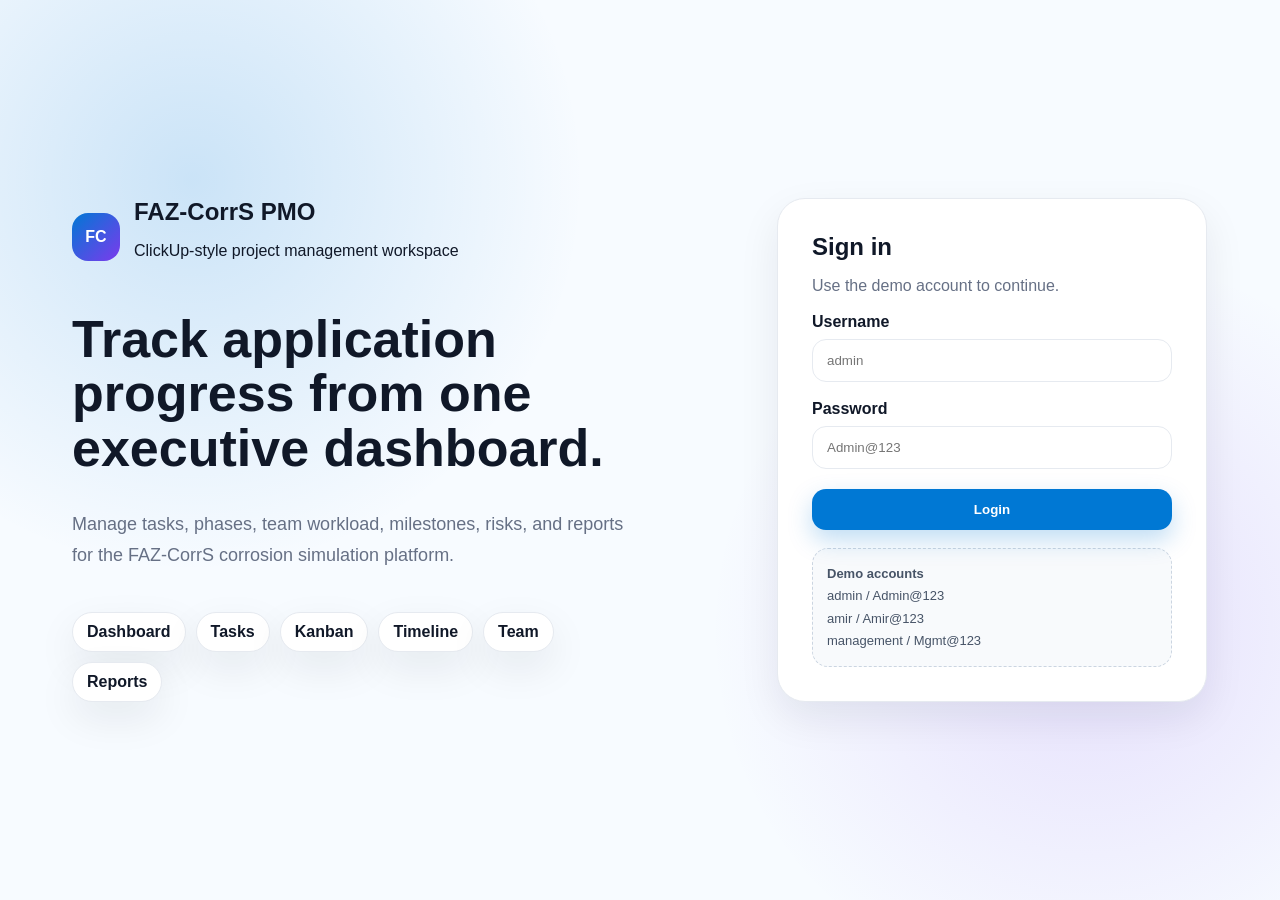
<file: index.html>
<!DOCTYPE html>
<html lang="en">
<head>
  <meta charset="UTF-8" />
  <meta name="viewport" content="width=device-width, initial-scale=1.0" />
  <title>FAZ-CorrS PMO Workspace</title>
  <meta http-equiv="refresh" content="0; url=login.html" />
</head>
<body>
  <p>Redirecting to <a href="login.html">FAZ-CorrS PMO Workspace</a>...</p>
</body>
</html>
</file>
<file: css/app.css>
:root{--blue:#0078d4;--purple:#7c3aed;--bg:#f6f8fb;--card:#fff;--text:#101828;--muted:#667085;--line:#e6eaf0;--shadow:0 16px 40px rgba(16,24,40,.08);--radius:18px}*{box-sizing:border-box}body{margin:0;font-family:Inter,Segoe UI,Arial,sans-serif;background:var(--bg);color:var(--text)}.hidden{display:none!important}.muted{color:var(--muted)}button,input{font-family:inherit}.primary-btn,.secondary-btn{border:0;border-radius:14px;padding:13px 18px;font-weight:800;cursor:pointer}.primary-btn{width:100%;background:var(--blue);color:#fff;box-shadow:0 10px 24px rgba(0,120,212,.25)}.secondary-btn{background:#fff;border:1px solid var(--line);color:var(--text)}.login-body{min-height:100vh;background:radial-gradient(circle at 15% 20%,rgba(0,120,212,.18),transparent 30%),radial-gradient(circle at 85% 70%,rgba(124,58,237,.14),transparent 30%),#f7fbff}.login-shell{min-height:100vh;display:grid;grid-template-columns:1.1fr .9fr}.login-hero{padding:72px;display:flex;flex-direction:column;justify-content:center}.brand-row{display:flex;gap:14px;align-items:center}.brand-logo{width:48px;height:48px;border-radius:16px;display:grid;place-items:center;background:linear-gradient(135deg,var(--blue),var(--purple));color:#fff;font-weight:900}.login-hero h1,.login-card h2{margin:0}.login-hero h2{font-size:52px;line-height:1.05;margin:36px 0 16px}.hero-text{font-size:18px;color:var(--muted);line-height:1.7;max-width:650px}.hero-pills{display:flex;gap:10px;flex-wrap:wrap;margin-top:24px}.hero-pills span{background:#fff;border:1px solid var(--line);border-radius:999px;padding:10px 14px;font-weight:800;box-shadow:var(--shadow)}.login-card{width:min(430px,90%);margin:auto;background:#fff;border:1px solid var(--line);border-radius:28px;box-shadow:var(--shadow);padding:34px}.login-card label{display:block;margin:18px 0 8px;font-weight:800}.login-card input{width:100%;border:1px solid var(--line);border-radius:14px;padding:13px 14px}.login-card button{margin-top:20px}.error{color:#dc2626;font-weight:800}.demo-box{margin-top:18px;background:#f8fafc;border:1px dashed #cbd5e1;border-radius:16px;padding:14px;color:#475467;font-size:13px;line-height:1.7}.app-shell{display:grid;grid-template-columns:270px 1fr;min-height:100vh}.sidebar{background:#fff;border-right:1px solid var(--line);padding:20px}.side-brand{display:flex;align-items:center;gap:12px;margin-bottom:24px}.side-brand span{display:block;color:var(--muted);font-size:12px}.small-logo{width:40px;height:40px;border-radius:12px}.nav-menu{display:grid;gap:7px}.nav-menu button{border:0;background:transparent;text-align:left;padding:12px;border-radius:12px;font-weight:800;color:#344054;cursor:pointer}.nav-menu button.active,.nav-menu button:hover{background:#eaf4ff;color:#075ca8}.user-panel{margin-top:28px;background:#f8fafc;border:1px solid var(--line);border-radius:16px;padding:14px}.user-panel span,.user-panel small{display:block;color:var(--muted)}.main-content{min-width:0}.topbar{height:78px;background:rgba(255,255,255,.88);backdrop-filter:blur(18px);border-bottom:1px solid var(--line);display:flex;align-items:center;justify-content:space-between;padding:0 30px}.topbar h1{margin:0;font-size:24px}.topbar p{margin:4px 0 0;color:var(--muted)}.kpi-grid,.content-grid{display:grid;gap:18px;padding:28px}.kpi-grid{grid-template-columns:repeat(4,1fr)}.content-grid{grid-template-columns:1.4fr .6fr;padding-top:0}.card{background:var(--card);border:1px solid var(--line);border-radius:var(--radius);box-shadow:var(--shadow);padding:20px}.card span{font-size:12px;text-transform:uppercase;letter-spacing:.05em;color:var(--muted);font-weight:900}.card h2{margin:8px 0;font-size:28px}.card p,.card li{color:#475467;line-height:1.6}@media(max-width:900px){.login-shell,.app-shell,.kpi-grid,.content-grid{grid-template-columns:1fr}.login-hero{padding:40px}.login-hero h2{font-size:36px}.sidebar{position:relative}.topbar{height:auto;padding:20px;gap:14px;align-items:flex-start;flex-direction:column}}
</file>
<file: css/phase2-additions.css>
/* Phase 2 modules */
.kpi-grid{display:grid;grid-template-columns:repeat(6,minmax(130px,1fr));gap:16px;margin-bottom:22px}
.kpi-card{background:#fff;border:1px solid #e6eaf0;border-radius:18px;padding:18px;box-shadow:0 12px 35px rgba(16,24,40,.08)}
.kpi-card span{font-size:12px;color:#667085;text-transform:uppercase;font-weight:800}
.kpi-card strong{display:block;font-size:28px;margin-top:8px}
.kpi-card small{color:#667085}
.grid{display:grid;gap:18px;margin-bottom:22px}
.grid.two{grid-template-columns:1.25fr .75fr}
.grid.three{grid-template-columns:repeat(3,1fr)}
.panel{background:#fff;border:1px solid #e6eaf0;border-radius:18px;padding:20px;box-shadow:0 12px 35px rgba(16,24,40,.08);margin-bottom:18px}
.panel-head{display:flex;justify-content:space-between;align-items:center;gap:12px;margin-bottom:14px}
.panel h2,.panel h3{margin-top:0}
.badge{display:inline-flex;border-radius:999px;padding:6px 10px;background:#eef2ff;color:#344054;font-weight:800;font-size:12px}
.badge.success{background:#dcfce7;color:#166534}.badge.warning{background:#fef3c7;color:#92400e}.badge.danger{background:#fee2e2;color:#991b1b}.badge.neutral{background:#f2f4f7;color:#475467}
.progress{height:10px;border-radius:999px;background:#eef2f6;overflow:hidden}
.progress div{height:100%;background:#0078D4;border-radius:999px}
.timeline-row{display:grid;grid-template-columns:240px 1fr 50px;gap:12px;align-items:center;margin-bottom:14px}
table{width:100%;border-collapse:collapse}
th,td{padding:12px;border-bottom:1px solid #e6eaf0;text-align:left;font-size:13px;vertical-align:top}
th{font-size:11px;text-transform:uppercase;color:#667085;background:#f8fafc}
.board{display:grid;grid-template-columns:repeat(4,1fr);gap:16px}
.board-col{background:#f8fafc;border:1px solid #e6eaf0;border-radius:18px;padding:14px;min-height:420px}
.task-card{background:#fff;border:1px solid #e6eaf0;border-radius:16px;padding:14px;margin-bottom:12px}
.task-card small{display:block;color:#667085;margin:8px 0}
.card-tags{display:flex;gap:8px;flex-wrap:wrap;margin-top:10px}
.card-tags span{font-size:12px;background:#f2f4f7;border-radius:999px;padding:5px 8px}
.avatar{width:46px;height:46px;border-radius:50%;background:#0078D4;color:white;display:grid;place-items:center;font-weight:900}
.person{text-align:left}
canvas{width:100%;height:260px}
input{border:1px solid #e6eaf0;border-radius:12px;padding:10px 12px}
button{border:0;background:#0078D4;color:white;border-radius:12px;padding:10px 14px;font-weight:800;cursor:pointer}
@media(max-width:1000px){.kpi-grid,.grid.two,.grid.three,.board{grid-template-columns:1fr}.timeline-row{grid-template-columns:1fr}}
</file>
<file: css/phase3-clickup.css>
/* Phase 3 - ClickUp-style features */
:root{
  --bg:#f6f7fb;
  --surface:#ffffff;
  --surface2:#f8fafc;
  --text:#101828;
  --muted:#667085;
  --line:#e6eaf0;
  --brand:#7b61ff;
  --brand2:#0078d4;
  --success:#16a34a;
  --warning:#f59e0b;
  --danger:#dc2626;
  --shadow:0 14px 40px rgba(16,24,40,.08);
}

body.dark{
  --bg:#0f172a;
  --surface:#111827;
  --surface2:#1f2937;
  --text:#f8fafc;
  --muted:#cbd5e1;
  --line:#334155;
  --shadow:0 14px 40px rgba(0,0,0,.38);
}

body{background:var(--bg);color:var(--text)}
.app-shell{display:grid;grid-template-columns:280px 1fr;min-height:100vh;background:var(--bg)}
.sidebar{
  background:linear-gradient(180deg,#17172e,#101828);
  color:#fff;
  padding:18px;
  border-right:1px solid rgba(255,255,255,.08);
  height:100vh;
  position:sticky;
  top:0;
  overflow:auto;
}
.sidebar .brand{
  width:42px;height:42px;border-radius:14px;
  background:linear-gradient(135deg,var(--brand),var(--brand2));
  color:#fff;display:grid;place-items:center;font-weight:900;
  margin-bottom:12px;
}
.sidebar h2{margin:0;font-size:20px}
.sidebar p{margin:6px 0 18px;color:#cbd5e1;font-size:13px}
.sidebar nav{display:flex;flex-direction:column;gap:6px}
.sidebar nav button{
  width:100%;
  background:transparent;
  color:#dbeafe;
  border:0;
  border-radius:12px;
  padding:11px 12px;
  text-align:left;
  cursor:pointer;
  font-weight:800;
  display:flex;
  justify-content:space-between;
  align-items:center;
}
.sidebar nav button:hover{background:rgba(255,255,255,.08)}
.sidebar nav button.active{background:#fff;color:#101828}
.user-box{
  margin-top:22px;
  padding:14px;
  border-radius:16px;
  background:rgba(255,255,255,.08);
  border:1px solid rgba(255,255,255,.1);
}
.user-box small{display:block;color:#cbd5e1}
.user-box b{display:block;margin-top:6px}
.user-box span{display:inline-block;margin-top:8px;font-size:12px;color:#dbeafe}

.main{min-width:0}
.topbar{
  height:78px;
  background:rgba(255,255,255,.85);
  backdrop-filter:blur(18px);
  border-bottom:1px solid var(--line);
  display:flex;
  justify-content:space-between;
  align-items:center;
  padding:0 26px;
  position:sticky;
  top:0;
  z-index:10;
}
body.dark .topbar{background:rgba(17,24,39,.85)}
.topbar h1{margin:0;font-size:24px}
.topbar p{margin:4px 0 0;color:var(--muted);font-size:13px}
.top-actions{display:flex;gap:10px;align-items:center}
.top-actions button,.panel-head button,.secondary-btn{
  background:var(--surface);
  color:var(--text);
  border:1px solid var(--line);
  box-shadow:none;
}
.primary-btn{background:var(--brand)!important;color:white!important;border:0!important}

.content{padding:26px;max-width:1700px;margin:auto}
.panel,.kpi-card{
  background:var(--surface);
  border-color:var(--line);
  color:var(--text);
}
.board{align-items:start}
.board-col{
  background:var(--surface2);
  border-color:var(--line);
  min-height:520px;
}
.board-col.drag-over{outline:3px dashed var(--brand);outline-offset:-8px}
.task-card{
  background:var(--surface);
  border-color:var(--line);
  cursor:grab;
  transition:.2s ease;
}
.task-card:hover{transform:translateY(-2px);box-shadow:var(--shadow)}
.task-card.dragging{opacity:.55;transform:scale(.98)}
.task-card b{display:block;margin-bottom:6px}
.task-card .progress{margin:12px 0}
.card-tags span{background:var(--surface2);color:var(--muted);border:1px solid var(--line)}

.filter-row{
  display:grid;
  grid-template-columns:1.4fr .7fr .7fr auto auto;
  gap:10px;
  margin-bottom:16px;
}
.filter-row input,.filter-row select{
  border:1px solid var(--line);
  border-radius:12px;
  padding:10px 12px;
  background:var(--surface);
  color:var(--text);
}
.table-wrap{overflow:auto;border:1px solid var(--line);border-radius:16px}
table{background:var(--surface)}
th{background:var(--surface2);color:var(--muted)}
td,th{border-color:var(--line)}

.modal-backdrop{
  position:fixed;inset:0;
  background:rgba(15,23,42,.55);
  z-index:1000;
  display:flex;
  align-items:center;
  justify-content:center;
  padding:20px;
}
.modal{
  width:min(860px,100%);
  max-height:90vh;
  overflow:auto;
  background:var(--surface);
  color:var(--text);
  border:1px solid var(--line);
  border-radius:24px;
  padding:24px;
  box-shadow:0 30px 90px rgba(0,0,0,.35);
}
.modal-head{display:flex;justify-content:space-between;align-items:center;margin-bottom:18px}
.modal-head h2{margin:0}
.form-grid{display:grid;grid-template-columns:1fr 1fr;gap:14px}
.form-grid .wide{grid-column:1/-1}
.form-grid label{font-size:12px;font-weight:900;color:var(--muted);display:block;margin-bottom:7px}
.form-grid input,.form-grid select,.form-grid textarea{
  width:100%;
  border:1px solid var(--line);
  border-radius:12px;
  padding:11px 12px;
  background:var(--surface2);
  color:var(--text);
}
.modal-actions{display:flex;gap:10px;flex-wrap:wrap;margin-top:18px}
.danger-btn{background:#fee2e2!important;color:#991b1b!important;border:1px solid #fecaca!important}
.toast{
  position:fixed;right:22px;bottom:22px;
  background:#101828;color:white;
  padding:14px 16px;border-radius:14px;
  box-shadow:var(--shadow);z-index:1100;
  font-weight:800;
}
.hidden{display:none!important}
.import-box{
  border:1px dashed var(--line);
  border-radius:16px;
  padding:14px;
  background:var(--surface2);
}
.import-box input{margin-top:8px}
@media(max-width:1100px){
  .app-shell{grid-template-columns:1fr}
  .sidebar{height:auto;position:relative}
  .filter-row{grid-template-columns:1fr}
  .form-grid{grid-template-columns:1fr}
}
</file>
